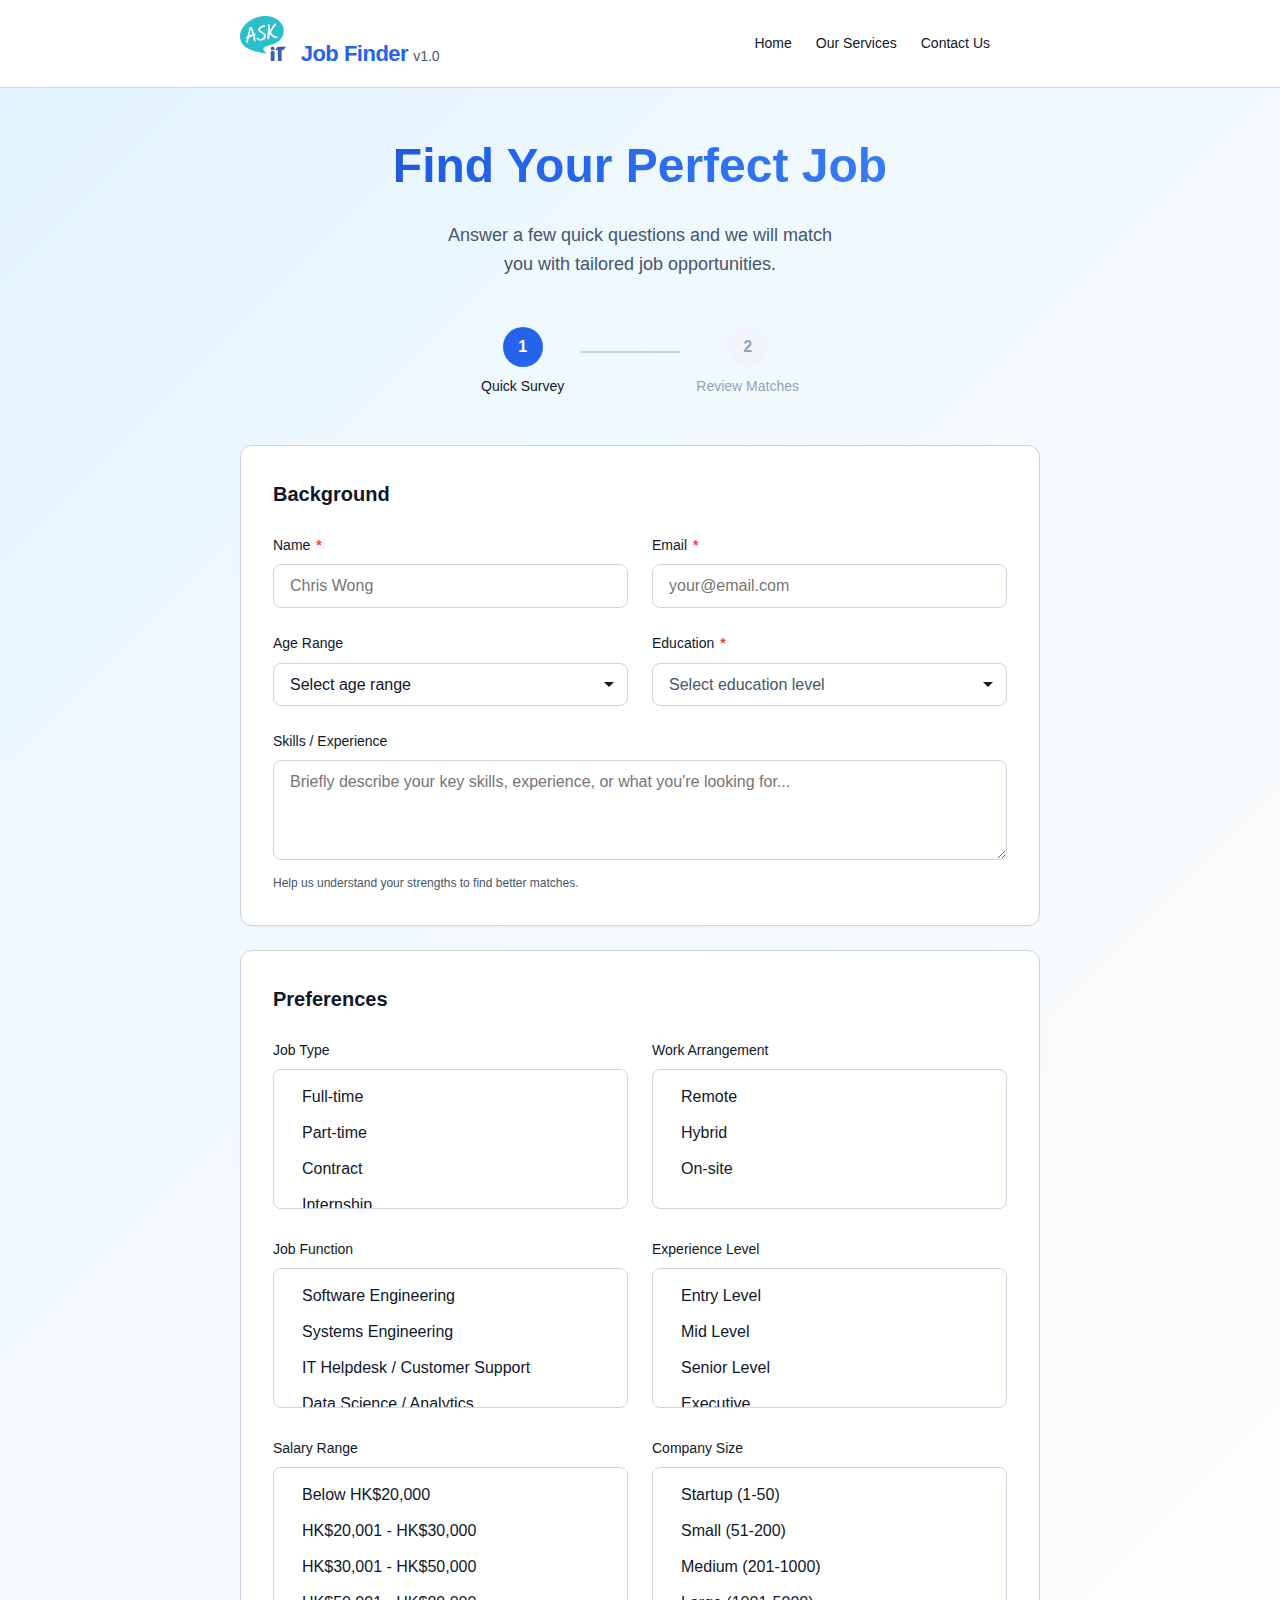
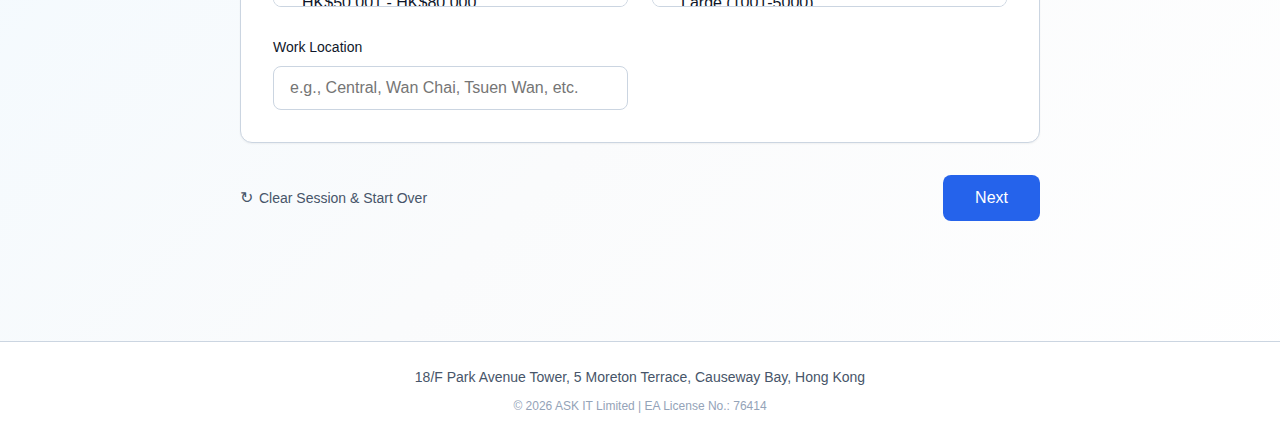
<file: index.html>
<!DOCTYPE html>
<html lang="en">
<head>
    <meta charset="UTF-8">
    <meta name="viewport" content="width=device-width, initial-scale=1.0">
    <title>ASK IT Job Finder - AI-Powered Job Matching</title>
    <link rel="stylesheet" href="styles.css">
</head>
<body>
    <!-- Header -->
    <header class="header">
        <div class="container">
            <div class="header-content">
                <div class="logo">
                    <img src="askit_logo.png" alt="ASK IT" class="logo-image">
                    <span class="logo-text">Job Finder</span>
                    <span class="logo-limited">v1.0</span>
                </div>
                <nav class="nav-links">
                    <a href="https://askit.com.hk/" class="nav-link" target="_blank">Home</a>
                    <a href="https://askit.com.hk/it-outsourcing/" class="nav-link" target="_blank">Our Services</a>
                    <a href="https://askit.com.hk/contact-us/" class="nav-link" target="_blank">Contact Us</a>
                </nav>
            </div>
        </div>
    </header>

    <!-- Main Content -->
    <main class="main-content">
        <div class="container">
            <div class="hero-section">
                <h1 class="hero-title">Find Your Perfect Job</h1>
                <p class="hero-subtitle">Answer a few quick questions and we will match you with tailored job opportunities.</p>
            </div>

            <!-- Progress Indicator -->
            <div class="progress-indicator">
                <div class="progress-step active" data-step="1">
                    <div class="step-circle">1</div>
                    <span class="step-label">Quick Survey</span>
                </div>
                <div class="progress-line"></div>
                <div class="progress-step" data-step="2">
                    <div class="step-circle">2</div>
                    <span class="step-label">Review Matches</span>
                </div>
            </div>

            <!-- Form View -->
            <div id="form-view" class="view active">
                <form id="job-form" class="job-form" novalidate>
                    <!-- Your Background -->
                    <div class="form-section">
                        <h2 class="section-title">Background</h2>

                        <div class="form-group">
                            <label for="name" class="form-label">Name <span class="required-asterisk">*</span></label>
                            <input type="text" id="name" name="name" class="form-input" placeholder="Chris Wong" required>
                        </div>

                        <div class="form-group">
                            <label for="email" class="form-label">Email <span class="required-asterisk">*</span></label>
                            <input type="email" id="email" name="email" class="form-input" placeholder="your@email.com" required>
                        </div>

                        <div class="form-group">
                            <label for="age-range" class="form-label">Age Range</label>
                            <select id="age-range" name="ageRange" class="form-select" data-placeholder="Select age range">
                                <option value="" disabled selected hidden>Select age range</option>
                                <option value="18-24">18 - 24</option>
                                <option value="25-34">25 - 34</option>
                                <option value="35-44">35 - 44</option>
                                <option value="45-54">45 - 54</option>
                                <option value="55-64">55 - 64</option>
                                <option value="65+">65+</option>
                            </select>
                        </div>

                        <div class="form-group">
                            <label for="education" class="form-label">Education <span class="required-asterisk">*</span></label>
                            <select id="education" name="education" class="form-select" data-placeholder="Select education level" required>
                                <option value="" disabled selected hidden>Select education level</option>
                                <option value="high-school">High School</option>
                                <option value="diploma">Diploma</option>
                                <option value="associate">Associate Degree</option>
                                <option value="bachelor">Bachelor's Degree</option>
                                <option value="master">Master's Degree</option>
                                <option value="phd">PhD / Doctorate</option>
                                <option value="other">Other</option>
                            </select>
                        </div>

                        <div class="form-group">
                            <label for="skills" class="form-label">Skills / Experience</label>
                            <textarea id="skills" name="skills" class="form-textarea" rows="4" placeholder="Briefly describe your key skills, experience, or what you're looking for..."></textarea>
                            <p class="form-helper">Help us understand your strengths to find better matches.</p>
                        </div>
                    </div>

                    <!-- Role Preferences -->
                    <div class="form-section">
                        <h2 class="section-title">Preferences</h2>
                        
                        <div class="form-group">
                            <label for="job-type" class="form-label">Job Type</label>
                            <select id="job-type" name="jobType" class="form-select" data-placeholder="Select job type" multiple>
                                <option value="full-time">Full-time</option>
                                <option value="part-time">Part-time</option>
                                <option value="contract">Contract</option>
                                <option value="internship">Internship</option>
                                <option value="temporary">Temporary</option>
                            </select>
                        </div>

                        <div class="form-group">
                            <label for="work-arrangement" class="form-label">Work Arrangement</label>
                            <select id="work-arrangement" name="workArrangement" class="form-select" data-placeholder="Select work arrangement" multiple>
                                <option value="remote">Remote</option>
                                <option value="hybrid">Hybrid</option>
                                <option value="onsite">On-site</option>
                            </select>
                        </div>

                        <div class="form-group">
                            <label for="job-function" class="form-label">Job Function</label>
                            <select id="job-function" name="jobFunction" class="form-select" data-placeholder="Select job function" multiple>
                                <option value="software-engineering">Software Engineering</option>
                                <option value="systems-engineering">Systems Engineering</option>
                                <option value="it-helpdesk-customer-support">IT Helpdesk / Customer Support</option>
                                <option value="data-science-analytics">Data Science / Analytics</option>
                                <option value="ui-ux-design">UI/UX Design</option>
                                <option value="automation-rpa">Automation / RPA</option>
                                <option value="database">Database</option>
                                <option value="devops">DevOps</option>
                            </select>
                        </div>

                        <div class="form-group">
                            <label for="experience-level" class="form-label">Experience Level</label>
                            <select id="experience-level" name="experienceLevel" class="form-select" data-placeholder="Select experience level" multiple>
                                <option value="entry">Entry Level</option>
                                <option value="mid">Mid Level</option>
                                <option value="senior">Senior Level</option>
                                <option value="executive">Executive</option>
                            </select>
                        </div>

                        <div class="form-group">
                            <label for="salary-range" class="form-label">Salary Range</label>
                            <select id="salary-range" name="salaryRange" class="form-select" data-placeholder="Select salary range (optional)" multiple>
                                <option value="below-20k">Below HK$20,000</option>
                                <option value="20k-30k">HK$20,001 - HK$30,000</option>
                                <option value="30k-50k">HK$30,001 - HK$50,000</option>
                                <option value="50k-80k">HK$50,001 - HK$80,000</option>
                                <option value="80k-100k">HK$80,001 - HK$100,000</option>
                                <option value="above-100k">Above HK$100,000</option>
                            </select>
                        </div>

                        <div class="form-group">
                            <label for="company-size" class="form-label">Company Size</label>
                            <select id="company-size" name="companySize" class="form-select" data-placeholder="Select company size (optional)" multiple>
                                <option value="startup">Startup (1-50)</option>
                                <option value="small">Small (51-200)</option>
                                <option value="medium">Medium (201-1000)</option>
                                <option value="large">Large (1001-5000)</option>
                                <option value="enterprise">Enterprise (5000+)</option>
                            </select>
                        </div>

                        <div class="form-group">
                            <label for="location" class="form-label">Work Location</label>
                            <input type="text" id="location" name="location" class="form-input" placeholder="e.g., Central, Wan Chai, Tsuen Wan, etc.">
                        </div>
                    </div>

                    <!-- Form Actions -->
                    <div class="form-actions">
                        <a href="#" class="link-clear" id="clear-form">
                            <span class="icon-refresh">↻</span>
                            Clear Session & Start Over
                        </a>
                        <button type="submit" class="btn-primary btn-large">Next</button>
                    </div>
                </form>
            </div>

            <!-- Review View -->
            <div id="review-view" class="view">
                <div class="review-section">
                    <div class="review-header">
                        <h2 class="review-title">Your Answers</h2>
                        <button class="btn-edit" id="edit-all">✏️</button>
                    </div>

                    <div class="review-category">
                        <h3 class="category-title">Background</h3>
                        <div class="review-item">
                            <span class="review-label">Name</span>
                            <span class="review-value" id="review-name">—</span>
                            <button class="btn-edit-small" data-field="name">✏️</button>
                        </div>
                        <div class="review-item">
                            <span class="review-label">Email</span>
                            <span class="review-value" id="review-email">—</span>
                            <button class="btn-edit-small" data-field="email">✏️</button>
                        </div>
                        <div class="review-item">
                            <span class="review-label">Age Range</span>
                            <span class="review-value" id="review-age-range">—</span>
                            <button class="btn-edit-small" data-field="ageRange">✏️</button>
                        </div>
                        <div class="review-item">
                            <span class="review-label">Education</span>
                            <span class="review-value" id="review-education">—</span>
                            <button class="btn-edit-small" data-field="education">✏️</button>
                        </div>
                        <div class="review-item">
                            <span class="review-label">Skills / Experience</span>
                            <span class="review-value" id="review-skills">—</span>
                            <button class="btn-edit-small" data-field="skills">✏️</button>
                        </div>
                    </div>

                    <div class="review-content">
                        <div class="review-category">
                            <h3 class="category-title">Preferences</h3>
                            <div class="review-item">
                                <span class="review-label">Job Type</span>
                                <span class="review-value" id="review-job-type">—</span>
                                <button class="btn-edit-small" data-field="jobType">✏️</button>
                            </div>
                            <div class="review-item">
                                <span class="review-label">Work Location</span>
                                <span class="review-value" id="review-location">—</span>
                                <button class="btn-edit-small" data-field="location">✏️</button>
                            </div>
                            <div class="review-item">
                                <span class="review-label">Work Arrangement</span>
                                <span class="review-value" id="review-work-arrangement">—</span>
                                <button class="btn-edit-small" data-field="workArrangement">✏️</button>
                            </div>
                            <div class="review-item">
                                <span class="review-label">Job Function</span>
                                <span class="review-value" id="review-job-function">—</span>
                                <button class="btn-edit-small" data-field="jobFunction">✏️</button>
                            </div>
                            <div class="review-item">
                                <span class="review-label">Experience Level</span>
                                <span class="review-value" id="review-experience-level">—</span>
                                <button class="btn-edit-small" data-field="experienceLevel">✏️</button>
                            </div>
                            <div class="review-item">
                                <span class="review-label">Salary Range</span>
                                <span class="review-value" id="review-salary-range">—</span>
                                <button class="btn-edit-small" data-field="salaryRange">✏️</button>
                            </div>
                            <div class="review-item">
                                <span class="review-label">Company Size</span>
                                <span class="review-value" id="review-company-size">—</span>
                                <button class="btn-edit-small" data-field="companySize">✏️</button>
                            </div>                            
                        </div>
                    </div>
                </div>

                <div class="review-actions">
                    <a href="#" class="link-clear" id="clear-session-review">
                        <span class="icon-refresh">↻</span>
                        Clear Session & Start Over
                    </a>
                    <div class="review-actions-buttons">
                        <button class="btn-secondary" id="back-to-survey">Back</button>
                        <button class="btn-primary btn-large" id="find-jobs">Next</button>
                    </div>
                </div>
            </div>

            <!-- Loading View -->
            <div id="loading-view" class="view">
                <div class="loading-content">
                    <div class="spinner"></div>
                    <p class="loading-text">Finding tailored roles for you...</p>
                </div>
                <div class="loading-actions">
                    <a href="#" class="link-clear" id="clear-session-loading">
                        <span class="icon-refresh">↻</span>
                        Clear Session & Start Over
                    </a>
                </div>
            </div>

            <!-- Results View -->
            <div id="results-view" class="view">
                <div class="results-section">
                    <div class="results-header">
                        <h2 class="results-title">Your Job Matches</h2>
                        <p class="results-subtitle">We found <span id="results-count">0</span> matching opportunities for you</p>
                        <div class="kiosk-code">
                            <span class="kiosk-code-label">Kiosk Code:</span>
                            <span class="kiosk-code-value" id="kiosk-code">—</span>
                        </div>
                        <p class="kiosk-code-instruction">Present this code to our staff at the job fair booth to receive detailed information about your job matches and personalized recommendations.</p>
                    </div>

                    <div id="results-list" class="results-list">
                        <!-- Job cards will be inserted here -->
                    </div>
                </div>

                <div class="results-actions">
                    <a href="#" class="link-clear" id="clear-session-results">
                        <span class="icon-refresh">↻</span>
                        Clear Session & Start Over
                    </a>
                    <button class="btn-secondary" id="back-to-form">New Search</button>
                </div>
            </div>
        </div>
    </main>

    <!-- Footer -->
    <footer class="footer">
        <div class="container">
            <p class="footer-tagline">18/F Park Avenue Tower, 5 Moreton Terrace, Causeway Bay, Hong Kong</p>
            <p class="footer-copyright">© 2026 ASK IT Limited | EA License No.: 76414</p>
        </div>
    </footer>

    <script src="script.js"></script>
</body>
</html>
</file>
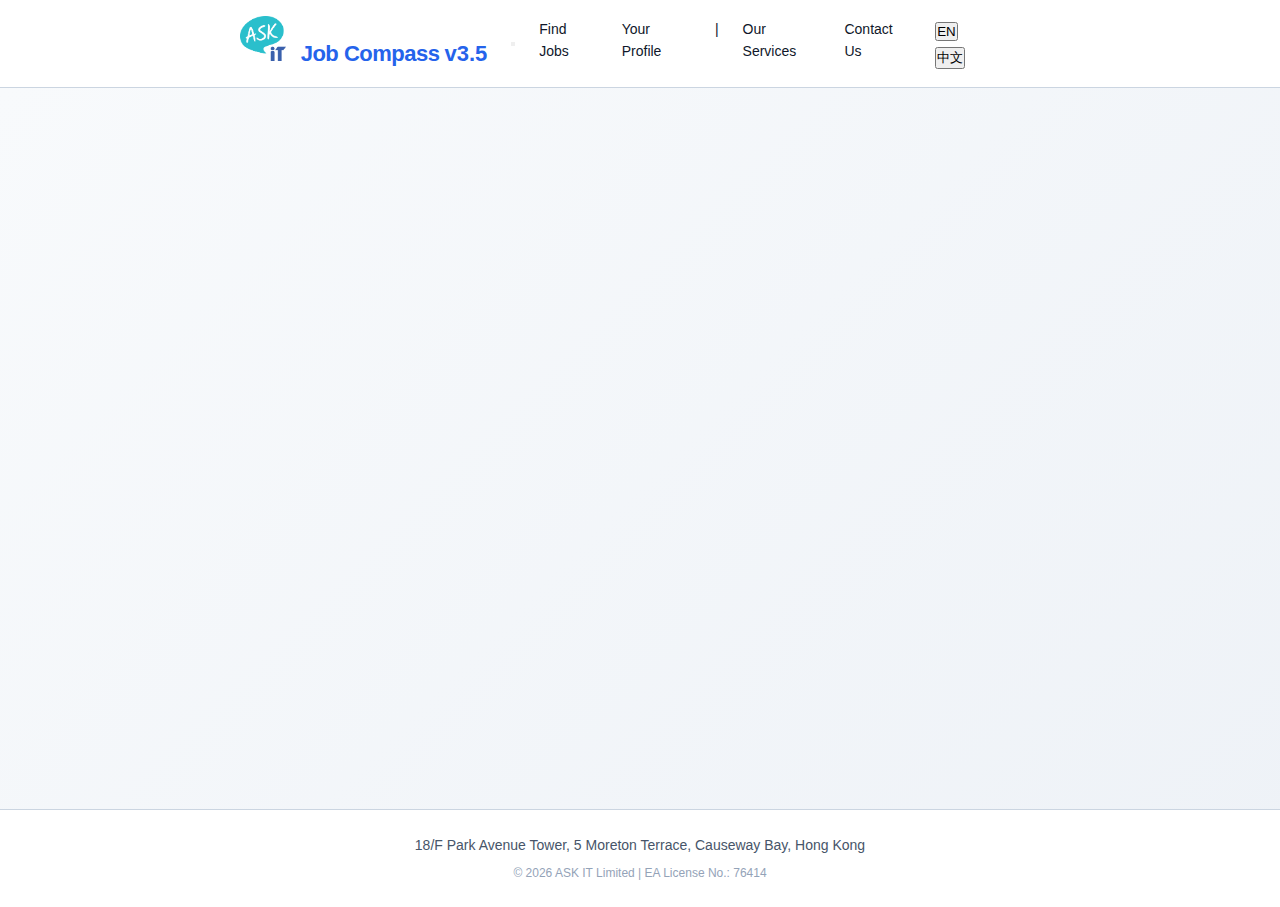
<file: chatbot.html>
<!DOCTYPE html>
<html lang="en">
<head>
    <meta charset="UTF-8">
    <meta name="viewport" content="width=device-width, initial-scale=1.0">
    <title>Job Compass - AI-Powered Job Matches</title>
    <link rel="preconnect" href="https://fonts.googleapis.com">
    <link rel="preconnect" href="https://fonts.gstatic.com" crossorigin>
    <link rel="stylesheet" href="styles.css">
    <link rel="stylesheet" href="chatbot.css">
    <style>html { scroll-behavior: smooth; }</style>
</head>
<body>
    <!-- Header -->
    <header class="header">
        <div class="container">
            <div class="header-content">
                <div class="logo">
                    <img src="askit_logo.png" alt="ASK IT" class="logo-image">
                    <span class="logo-text" data-i18n="logo.text">Job Compass</span>
                    <span class="logo-version" data-i18n="logo.version">v3.5</span>
                </div>
                <button class="hamburger-btn" id="hamburger-btn" aria-label="Toggle menu">
                    <span></span>
                    <span></span>
                    <span></span>
                </button>
                <nav class="nav-links" id="nav-links">
                    <a href="index.html" class="nav-link" data-i18n="nav.findJobs">Find Jobs</a>
                    <a href="profile.html" class="nav-link" data-i18n="nav.yourProfile">Your Profile</a>
                    <span class="nav-link">|</span>
                    <a href="https://askit.com.hk/it-outsourcing/" class="nav-link" target="_blank" data-i18n="nav.ourServices">Our Services</a>
                    <a href="https://askit.com.hk/contact-us/" class="nav-link" target="_blank" data-i18n="nav.contactUs">Contact Us</a>
                    <div class="language-switcher" id="language-switcher">
                        <button class="lang-btn" data-lang="en" data-i18n="lang.en">EN</button>
                        <button class="lang-btn" data-lang="zh" data-i18n="lang.zh">中文</button>
                    </div>
                </nav>
            </div>
        </div>
    </header>

    <!-- Main Content -->
    <main class="main-content">
        <div class="container iframe-wrapper">
            <div class="iframe-overlay-top"></div>
            <iframe 
                src="https://apps.abacus.ai/chatllm/?appId=f6d088a96&hideTopBar=2" 
                title="Chatbot"
                aria-label="AI Chatbot Interface">
            </iframe>
        </div>
    </main>

    <!-- Footer -->
    <footer class="footer">
        <div class="container">
            <p class="footer-tagline" data-i18n="footer.address">18/F Park Avenue Tower, 5 Moreton Terrace, Causeway Bay, Hong Kong</p>
            <p class="footer-copyright" data-i18n="footer.copyright">© 2026 ASK IT Limited | EA License No.: 76414</p>
        </div>
    </footer>

    <script src="i18n.js"></script>
    <script src="script.js"></script>
</body>
</html>
</file>
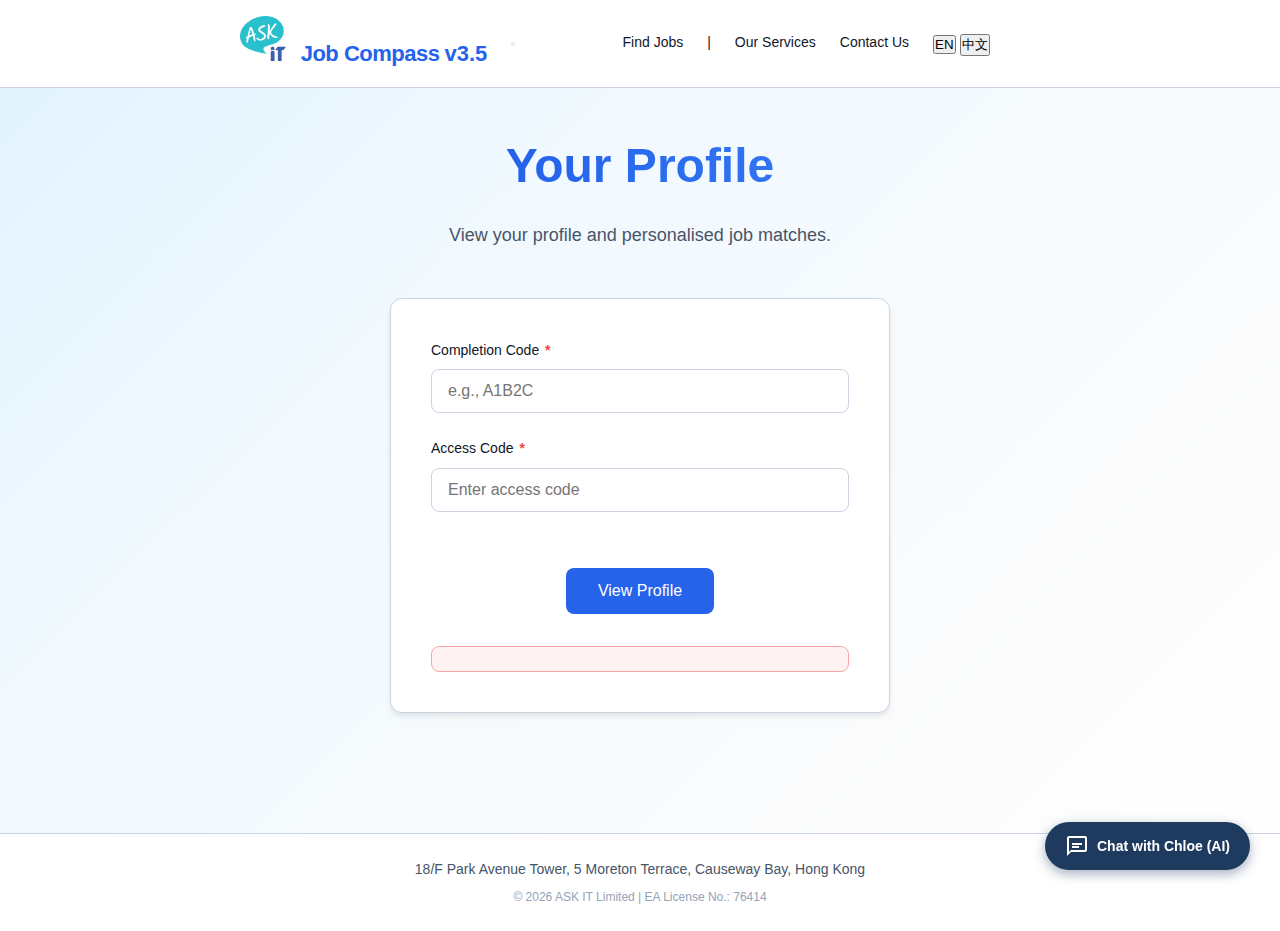
<file: profile.html>
<!DOCTYPE html>
<html lang="en">
<head>
    <meta charset="UTF-8">
    <meta name="viewport" content="width=device-width, initial-scale=1.0">
    <title>Job Compass - AI-Powered Job Matches</title>
    <link rel="stylesheet" href="styles.css">
    <link rel="stylesheet" href="profile.css">
</head>
<body>
    <!-- Header -->
    <header class="header">
        <div class="container">
            <div class="header-content">
                <div class="logo">
                    <img src="askit_logo.png" alt="ASK IT" class="logo-image">
                    <span class="logo-text" data-i18n="logo.text">Job Compass</span>
                    <span class="logo-version" data-i18n="logo.version">v3.5</span>
                </div>
                <button class="hamburger-btn" id="hamburger-btn" aria-label="Toggle menu">
                    <span></span>
                    <span></span>
                    <span></span>
                </button>
                <nav class="nav-links" id="nav-links">
                    <a href="index.html" class="nav-link" data-i18n="nav.findJobs">Find Jobs</a>
                    <span class="nav-link">|</span>
                    <a href="https://askit.com.hk/it-outsourcing/" class="nav-link" target="_blank" data-i18n="nav.ourServices">Our Services</a>
                    <a href="https://askit.com.hk/contact-us/" class="nav-link" target="_blank" data-i18n="nav.contactUs">Contact Us</a>
                    <div class="language-switcher" id="language-switcher">
                        <button class="lang-btn" data-lang="en" data-i18n="lang.en">EN</button>
                        <button class="lang-btn" data-lang="zh" data-i18n="lang.zh">中文</button>
                    </div>
                </nav>
            </div>
        </div>
    </header>

    <!-- Main Content -->
    <main class="main-content">
        <div class="container">
            <div class="hero-section">
                <h1 class="hero-title" data-i18n="profile.title">Your Profile</h1>
                <p class="hero-subtitle" data-i18n="profile.subtitle">View your profile and personalised job matches.</p>
            </div>

            <!-- Login View -->
            <div id="login-view" class="view active">
                <div class="login-section">
                    <form id="login-form" class="login-form" novalidate>
                        <div class="form-group">
                            <label for="completion-code" class="form-label"><span data-i18n="profile.completionCode">Completion Code</span> <span class="required-asterisk">*</span></label>
                            <input type="text" id="completion-code" name="completionCode" class="form-input" data-i18n-placeholder="profile.completionCodePlaceholder" placeholder="e.g., A1B2C" required autocomplete="off" maxlength="5" aria-label="Completion Code">
                        </div>
                        <div class="form-group">
                            <label for="access-code" class="form-label"><span data-i18n="profile.accessCode">Access Code</span> <span class="required-asterisk">*</span></label>
                            <input type="password" id="access-code" name="accessCode" class="form-input" data-i18n-placeholder="profile.accessCodePlaceholder" placeholder="Enter access code" required aria-label="Access Code">
                        </div>
                        <div class="form-actions">
                            <button type="submit" class="btn-primary btn-large" data-i18n="profile.viewProfile">View Profile</button>
                        </div>
                        <div id="login-error" class="error-message" role="alert" aria-live="polite"></div>
                    </form>
                </div>
            </div>

            <!-- Results View -->
            <div id="results-view" class="view">
                <div class="results-header-section">
                    <div class="results-header-actions">
                        <button class="btn-secondary" id="back-to-login" data-i18n="form.back">Back</button>
                        <div class="code-display">
                            <span class="code-label" data-i18n="profile.completionCode">Completion Code:</span>
                            <span class="code-value" id="display-code">—</span>
                        </div>
                    </div>
                </div>

                <!-- Survey Answers Section -->
                <div class="info-section">
                    <h2 class="section-title" data-i18n="form.information">Information</h2>
                    <div>
                        <div class="review-item">
                            <span class="review-label" data-i18n="form.name">Name</span>
                            <span class="review-value" id="info-name">—</span>
                        </div>
                        <div class="review-item">
                            <span class="review-label" data-i18n="form.age">Age</span>
                            <span class="review-value" id="info-age-range">—</span>
                        </div>
                        <div class="review-item">
                            <span class="review-label" data-i18n="form.email">Email</span>
                            <span class="review-value" id="info-email">—</span>
                        </div>
                        <div class="review-item">
                            <span class="review-label" data-i18n="form.phone">Phone</span>
                            <span class="review-value" id="info-phone">—</span>
                        </div>
                        <div class="review-item">
                            <span class="review-label" data-i18n="form.district">District</span>
                            <span class="review-value" id="info-living-district">—</span>
                        </div>
                        <div class="review-item">
                            <span class="review-label" data-i18n="form.education">Education</span>
                            <span class="review-value" id="info-education">—</span>
                        </div>
                        <div class="review-item">
                            <span class="review-label" data-i18n="form.experience">Experience</span>
                            <span class="review-value" id="info-experience-level">—</span>
                        </div>
                        <div class="review-item">
                            <span class="review-label" data-i18n="form.availability">Availability</span>
                            <span class="review-value" id="info-availability">—</span>
                        </div>
                        <div class="review-item">
                            <span class="review-label" data-i18n="form.background">Background</span>
                            <span class="review-value" id="info-remarks">—</span>
                        </div>
                        <div class="review-item">
                            <span class="review-label" data-i18n="form.jobFunctions">Job Functions</span>
                            <span class="review-value" id="info-job-function">—</span>
                        </div>
                        <div class="review-item">
                            <span class="review-label" data-i18n="form.expectedSalary">Expected Salary</span>
                            <span class="review-value" id="info-salary-range">—</span>
                        </div>
                    </div>
                </div>

                <!-- Job Matches Section -->
                <div class="jobs-section">
                    <h2 class="section-title" data-i18n="profile.jobMatches">Job Matches</h2>
                    <p class="results-subtitle">Found <span id="results-count">0</span> matching job(s)</p>
                    <div id="jobs-list" class="jobs-list">
                        <!-- Job cards will be inserted here -->
                    </div>
                </div>
            </div>

            <!-- Loading View -->
            <div id="loading-view" class="view">
                <div class="loading-content">
                    <div class="spinner"></div>
                    <p class="loading-text" data-i18n="loading.loading">Loading candidate profile...</p>
                    <p class="footer-copyright" data-i18n="loading.waitTime">This may take up to 30 seconds</p>
                    <p class="footer-copyright" data-i18n="loading.noRefresh">Please do not refresh this page</p>
                </div>
            </div>
        </div>
    </main>

    <!-- Footer -->
    <footer class="footer">
        <div class="container">
            <p class="footer-tagline" data-i18n="footer.address">18/F Park Avenue Tower, 5 Moreton Terrace, Causeway Bay, Hong Kong</p>
            <p class="footer-copyright" data-i18n="footer.copyright">© 2026 ASK IT Limited | EA License No.: 76414</p>
        </div>
    </footer>

    <script src="i18n.js"></script>
    <script src="script.js"></script>
    <script src="profile.js"></script>
    <script src="chatbot.js"></script>
</body>
</html>
</file>
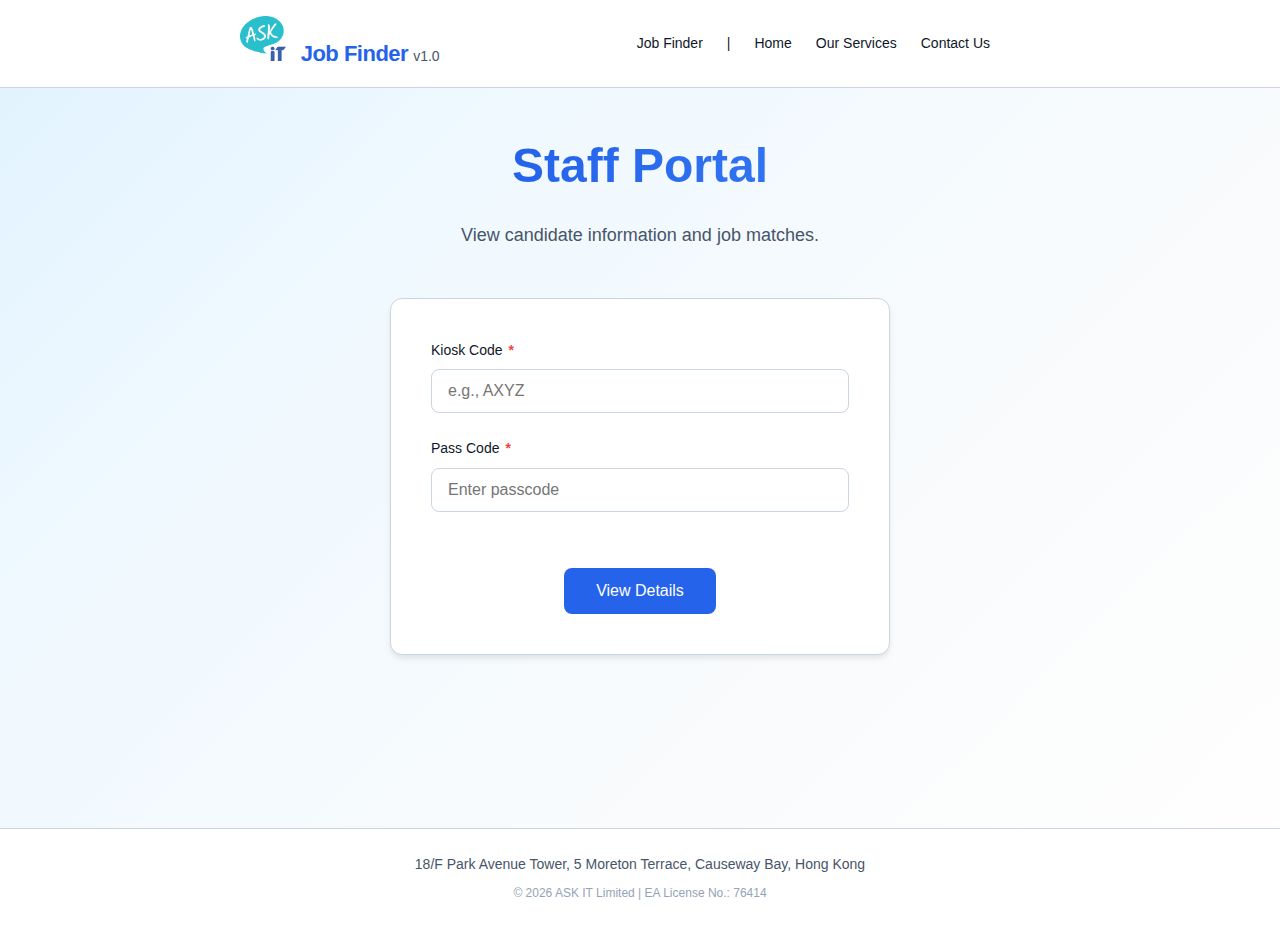
<file: staff.html>
<!DOCTYPE html>
<html lang="en">
<head>
    <meta charset="UTF-8">
    <meta name="viewport" content="width=device-width, initial-scale=1.0">
    <title>ASK IT Job Finder - Staff Portal</title>
    <link rel="stylesheet" href="styles.css">
    <link rel="stylesheet" href="staff.css">
</head>
<body>
    <!-- Header -->
    <header class="header">
        <div class="container">
            <div class="header-content">
                <div class="logo">
                    <img src="askit_logo.png" alt="ASK IT" class="logo-image">
                    <span class="logo-text">Job Finder</span>
                    <span class="logo-limited">v1.0</span>
                </div>
                <nav class="nav-links">
                    <a href="index.html" class="nav-link">Job Finder</a>
                    <span class="nav-link">|</span>
                    <a href="https://askit.com.hk/" class="nav-link" target="_blank">Home</a>
                    <a href="https://askit.com.hk/it-outsourcing/" class="nav-link" target="_blank">Our Services</a>
                    <a href="https://askit.com.hk/contact-us/" class="nav-link" target="_blank">Contact Us</a>
                </nav>
            </div>
        </div>
    </header>

    <!-- Main Content -->
    <main class="main-content">
        <div class="container">
            <div class="hero-section">
                <h1 class="hero-title">Staff Portal</h1>
                <p class="hero-subtitle">View candidate information and job matches.</p>
            </div>

            <!-- Login View -->
            <div id="login-view" class="view active">
                <div class="login-section">
                    <form id="login-form" class="login-form" novalidate>
                        <div class="form-group">
                            <label for="kiosk-code" class="form-label">Kiosk Code <span class="required-asterisk">*</span></label>
                            <input type="text" id="kiosk-code" name="kioskCode" class="form-input" placeholder="e.g., AXYZ" required autocomplete="off" maxlength="5">
                        </div>
                        <div class="form-group">
                            <label for="pass-code" class="form-label">Pass Code <span class="required-asterisk">*</span></label>
                            <input type="password" id="pass-code" name="pass-code" class="form-input" placeholder="Enter passcode" required>
                        </div>
                        <div class="form-actions">
                            <button type="submit" class="btn-primary btn-large">View Details</button>
                        </div>
                        <div id="login-error" class="error-message" style="display: none;"></div>
                    </form>
                </div>
            </div>

            <!-- Results View -->
            <div id="results-view" class="view">
                <div class="results-header-section">
                    <div class="results-header-actions">
                        <button class="btn-secondary" id="back-to-login">← Back</button>
                        <div class="kiosk-display">
                            <span class="kiosk-label">Kiosk Code:</span>
                            <span class="kiosk-value" id="display-kiosk-code">—</span>
                        </div>
                    </div>
                </div>

                <!-- Survey Answers Section -->
                <div class="info-section">
                    <h2 class="section-title">Candidate Information</h2>
                    <div class="info-grid">
                        <div class="info-item">
                            <span class="info-label">Name</span>
                            <span class="info-value" id="info-name">—</span>
                        </div>
                        <div class="info-item">
                            <span class="info-label">Email</span>
                            <span class="info-value" id="info-email">—</span>
                        </div>
                        <div class="info-item">
                            <span class="info-label">Age Range</span>
                            <span class="info-value" id="info-age-range">—</span>
                        </div>
                        <div class="info-item">
                            <span class="info-label">Education</span>
                            <span class="info-value" id="info-education">—</span>
                        </div>
                        <div class="info-item">
                            <span class="info-label">Skills / Experience</span>
                            <span class="info-value" id="info-skills">—</span>
                        </div>
                        <div class="info-item">
                            <span class="info-label">Job Function</span>
                            <span class="info-value" id="info-job-function">—</span>
                        </div>
                        <div class="info-item">
                            <span class="info-label">Experience Level</span>
                            <span class="info-value" id="info-experience-level">—</span>
                        </div>
                        <div class="info-item">
                            <span class="info-label">Salary Range</span>
                            <span class="info-value" id="info-salary-range">—</span>
                        </div>
                        <div class="info-item">
                            <span class="info-label">Work Location</span>
                            <span class="info-value" id="info-location">—</span>
                        </div>
                    </div>
                </div>

                <!-- Job Matches Section -->
                <div class="jobs-section">
                    <h2 class="section-title">Job Matches</h2>
                    <p class="results-subtitle">Found <span id="results-count">0</span> matching job(s)</p>
                    <div id="jobs-list" class="jobs-list">
                        <!-- Job cards will be inserted here -->
                    </div>
                </div>
            </div>

            <!-- Loading View -->
            <div id="loading-view" class="view">
                <div class="loading-content">
                    <div class="spinner"></div>
                    <p class="loading-text">Loading candidate information...</p>
                    <p class="loading-text">This may take up to 30 seconds.</p>
                    <p class="loading-text">Please do not refresh the page.</p>
                </div>
            </div>
        </div>
    </main>

    <!-- Footer -->
    <footer class="footer">
        <div class="container">
            <p class="footer-tagline">18/F Park Avenue Tower, 5 Moreton Terrace, Causeway Bay, Hong Kong</p>
            <p class="footer-copyright">© 2026 ASK IT Limited | EA License No.: 76414</p>
        </div>
    </footer>

    <script src="staff.js"></script>
</body>
</html>
</file>
<file: chatbot.css>
/* Chatbot page specific styles */
/* Override main content padding/margin for full-width iframe */
.main-content {
    padding: 0 !important;
    margin: 0 !important;
}

/* Container for iframe wrapper - removes default padding */
.main-content .container {
    padding: 0 !important;
    margin: 0 !important;
    max-width: 100% !important;
    position: relative;
}

/* Wrapper to contain iframe and overlay */
.iframe-wrapper {
    overflow: hidden;
    position: relative;
    background: linear-gradient(135deg, #f8fafc 0%, #eef2f7 100%);
    z-index: 1;
}

/* Overlay to block pointer events in clipped top area (65px) */

/* Adjust footer margin to account for iframe positioning */
.footer {
    margin-top: -67px !important;
    position: relative;
    z-index: 5;
}

/* Iframe styling with clipping and filters */
iframe {
    width: 100%;
    height: calc(100vh - 120px); /* Viewport height minus header/footer space */
    border: none;
    position: relative;
    top: -62px; /* Shift up to account for clipping */
    clip-path: inset(65px 0 0 7px); /* Clip: top 65px, left 7px */
    filter: brightness(0.98) contrast(0.98)
    transition: opacity 0.3s ease;
}

/* Loading state for iframe */
iframe:not([src]) {
    opacity: 0.5;
}
</file>
<file: profile.css>
/* Login Section */
.login-section {
    max-width: 500px;
    margin: 0 auto;
    background-color: var(--white);
    border: 1px solid var(--gray-lighter);
    border-radius: var(--border-radius-large);
    padding: 40px;
    box-shadow: var(--shadow-md);
}

.login-form {
    display: flex;
    flex-direction: column;
    gap: 24px;
}

.login-form .form-group {
    margin-bottom: 0;
}

.error-message {
    background-color: #FEF2F2;
    border: 1px solid #FCA5A5;
    color: #DC2626;
    padding: 12px 16px;
    border-radius: var(--border-radius);
    font-size: 14px;
    margin-top: 8px;
}

/* Results Header */
.results-header-section {
    margin: 0 auto;
    max-width: 800px;
    margin-bottom: 32px;
}

.results-header-actions {
    display: flex;
    justify-content: space-between;
    align-items: center;
    flex-wrap: wrap;
    gap: 16px;
    background-color: var(--white);
    border: 1px solid var(--gray-lighter);
    border-radius: var(--border-radius-large);
    padding: 20px 32px;
    box-shadow: var(--shadow-md);
}

.code-display {
    display: flex;
    align-items: center;
    gap: 12px;
}

.code-label {
    font-size: 14px;
    color: var(--gray-medium);
    font-weight: 500;
}

.code-value {
    font-weight: 700;
    font-size: 18px;
    color: var(--primary-navy);
    letter-spacing: 2px;
    font-family: 'Courier New', monospace;
    padding: 8px 16px;
    background-color: var(--gray-lightest);
    border: 2px solid var(--primary-navy);
    border-radius: var(--border-radius);
}

/* Info Section */
.info-section {
    margin: 0 auto;
    max-width: 800px;
    background-color: var(--white);
    border: 1px solid var(--gray-lighter);
    border-radius: var(--border-radius-large);
    padding: 32px;
    margin-bottom: 32px;
    box-shadow: var(--shadow-sm);
}

.info-section .section-title {
    font-size: 24px;
    font-weight: 600;
    color: var(--gray-dark);
    margin-bottom: 24px;
    padding-bottom: 16px;
    border-bottom: 2px solid var(--gray-lighter);
}

/* Jobs Section */
.jobs-section {
    margin: 0 auto;
    max-width: 800px;
    background-color: var(--white);
    border: 1px solid var(--gray-lighter);
    border-radius: var(--border-radius-large);
    padding: 32px;
    box-shadow: var(--shadow-sm);
}

.jobs-section .section-title {
    font-size: 24px;
    font-weight: 600;
    color: var(--gray-dark);
    margin-bottom: 16px;
    padding-bottom: 16px;
    border-bottom: 2px solid var(--gray-lighter);
}

.jobs-section .results-subtitle {
    font-size: 16px;
    color: var(--gray-medium);
    margin-bottom: 24px;
}

.jobs-list {
    display: flex;
    flex-direction: column;
    gap: 24px;
}

/* Responsive Design */
@media (max-width: 768px) {
    .login-section {
        padding: 24px;
    }

    .code-label {
        display: none;
    }

    .info-section,
    .jobs-section {
        padding: 24px;
    }
}
</file>
<file: staff.css>
/* Staff Portal Specific Styles */

/* Login Section */
.login-section {
    max-width: 500px;
    margin: 0 auto;
    background-color: var(--white);
    border: 1px solid var(--gray-lighter);
    border-radius: var(--border-radius-large);
    padding: 40px;
    box-shadow: var(--shadow-md);
}

.login-form {
    display: flex;
    flex-direction: column;
    gap: 24px;
}

.login-form .form-group {
    margin-bottom: 0;
}

.error-message {
    background-color: #FEF2F2;
    border: 1px solid #FCA5A5;
    color: #DC2626;
    padding: 12px 16px;
    border-radius: var(--border-radius);
    font-size: 14px;
    margin-top: 8px;
}

/* Results Header */
.results-header-section {
    margin-bottom: 32px;
}

.results-header-actions {
    display: flex;
    justify-content: space-between;
    align-items: center;
    flex-wrap: wrap;
    gap: 16px;
    background-color: var(--white);
    border: 1px solid var(--gray-lighter);
    border-radius: var(--border-radius-large);
    padding: 20px 32px;
    box-shadow: var(--shadow-md);
}

.kiosk-display {
    display: flex;
    align-items: center;
    gap: 12px;
}

.kiosk-label {
    font-size: 14px;
    color: var(--gray-medium);
    font-weight: 500;
}

.kiosk-value {
    font-weight: 700;
    font-size: 18px;
    color: var(--primary-navy);
    letter-spacing: 2px;
    font-family: 'Courier New', monospace;
    padding: 8px 16px;
    background-color: var(--gray-lightest);
    border: 2px solid var(--primary-navy);
    border-radius: var(--border-radius);
}

/* Info Section */
.info-section {
    background-color: var(--white);
    border: 1px solid var(--gray-lighter);
    border-radius: var(--border-radius-large);
    padding: 32px;
    margin-bottom: 32px;
    box-shadow: var(--shadow-sm);
}

.info-section .section-title {
    font-size: 24px;
    font-weight: 600;
    color: var(--gray-dark);
    margin-bottom: 24px;
    padding-bottom: 16px;
    border-bottom: 2px solid var(--gray-lighter);
}

.info-grid {
    display: grid;
    grid-template-columns: repeat(auto-fit, minmax(300px, 1fr));
    gap: 20px;
}

.info-item {
    display: flex;
    flex-direction: column;
    gap: 8px;
    padding: 16px;
    background-color: var(--gray-lightest);
    border-radius: var(--border-radius);
    /* border-left: 4px solid var(--primary-navy); */
    transition: all 0.2s;
}

.info-item:hover {
    background-color: #E8EDF3;
    border-left-color: var(--primary-navy-dark);
}

.info-label {
    font-size: 12px;
    font-weight: 600;
    color: var(--gray-medium);
    text-transform: uppercase;
    letter-spacing: 0.5px;
}

.info-value {
    font-size: 15px;
    color: var(--gray-dark);
    line-height: 1.5;
    word-wrap: break-word;
}

/* Jobs Section */
.jobs-section {
    background-color: var(--white);
    border: 1px solid var(--gray-lighter);
    border-radius: var(--border-radius-large);
    padding: 32px;
    box-shadow: var(--shadow-sm);
}

.jobs-section .section-title {
    font-size: 24px;
    font-weight: 600;
    color: var(--gray-dark);
    margin-bottom: 16px;
    padding-bottom: 16px;
    border-bottom: 2px solid var(--gray-lighter);
}

.jobs-section .results-subtitle {
    font-size: 16px;
    color: var(--gray-medium);
    margin-bottom: 24px;
}

.jobs-list {
    display: flex;
    flex-direction: column;
    gap: 24px;
}

/* Responsive Design */
@media (max-width: 768px) {
    .login-section {
        padding: 24px;
    }

    .results-header-actions {
        flex-direction: column;
        align-items: stretch;
    }

    .results-header-actions .btn-secondary {
        width: 100%;
    }

    .kiosk-display {
        justify-content: center;
        width: 100%;
    }

    .info-grid {
        grid-template-columns: 1fr;
    }

    .info-section,
    .jobs-section {
        padding: 24px;
    }
}
</file>
<file: styles.css>
/* Reset and Base Styles */
* {
    margin: 0;
    padding: 0;
    box-sizing: border-box;
}

:root {
    --primary-blue: #2563EB;
    --primary-blue-light: #3B82F6;
    --primary-blue-dark: #1E40AF;
    --accent-cyan: #06B6D4;
    --accent-teal: #14B8A6;
    --gray-dark: #0F172A;
    --gray-medium: #475569;
    --gray-light: #94A3B8;
    --gray-lighter: #CBD5E1;
    --gray-lightest: #F1F5F9;
    --white: #FFFFFF;
    --border-radius: 8px;
    --border-radius-large: 12px;
    --shadow-sm: 0 1px 2px 0 rgba(0, 0, 0, 0.05);
    --shadow-md: 0 4px 6px -1px rgba(0, 0, 0, 0.1);
    
    /* Legacy support - map purple to blue */
    --primary-purple: var(--primary-blue);
    --primary-purple-light: var(--primary-blue-light);
    --primary-purple-dark: var(--primary-blue-dark);
}

body {
    font-family: -apple-system, BlinkMacSystemFont, 'Segoe UI', Roboto, 'Helvetica Neue', Arial, sans-serif;
    color: var(--gray-dark);
    background: linear-gradient(135deg, #E0F2FE 0%, #F0F9FF 30%, #FAFBFC 70%, #FFFFFF 100%);
    min-height: 100vh;
    line-height: 1.6;
}

.container {
    max-width: 1200px;
    margin: 0 auto;
    padding: 0 20px;
}

/* Header */
.header {
    border-bottom: 1px solid var(--gray-lighter);
    padding: 16px 0;
    background-color: var(--white);
}

.header-content {
    display: flex;
    align-items: center;
    justify-content: space-between;
    gap: 24px;
    max-width: 800px;
    margin-left: auto;
    margin-right: auto;
}

.logo {
    display: flex;
    align-items: baseline;
    gap: 5px;
    font-size: 22px;
    font-weight: 700;
    color: var(--primary-blue);
    text-decoration: none;
}

.logo-image {
    height: 45px;
    width: auto;
    display: block;
    object-fit: contain;
    margin-right: 10px;
    align-self: baseline;
}

.logo-text {
    color: var(--primary-blue);
    letter-spacing: -0.5px;
}

.logo-limited {
    font-size: 14px;
    font-weight: 400;
    color: var(--gray-medium);
}

.nav-links {
    display: flex;
    gap: 24px;
    flex: 1;
    justify-content: right;
    margin-right: 50px;
}

.nav-link {
    color: var(--gray-dark);
    text-decoration: none;
    font-size: 14px;
    transition: color 0.2s;
}

.nav-link:hover {
    color: var(--primary-blue);
}

/* Buttons */
.btn-primary {
    background-color: var(--primary-blue);
    color: var(--white);
    border: none;
    border-radius: var(--border-radius);
    padding: 12px 24px;
    font-size: 16px;
    font-weight: 500;
    cursor: pointer;
    transition: background-color 0.2s;
}

.btn-primary:hover {
    background-color: var(--primary-blue-dark);
}

.btn-primary:active {
    transform: scale(0.98);
}

.btn-large {
    padding: 14px 32px;
    font-size: 16px;
}

.btn-secondary {
    background-color: var(--gray-lightest);
    color: var(--gray-dark);
    border: none;
    border-radius: var(--border-radius);
    padding: 12px 24px;
    font-size: 16px;
    font-weight: 500;
    cursor: pointer;
    transition: background-color 0.2s;
}

.btn-secondary:hover {
    background-color: var(--gray-lighter);
}

.btn-edit {
    background: none;
    border: none;
    color: var(--primary-blue);
    font-size: 14px;
    cursor: pointer;
    display: flex;
    align-items: center;
    gap: 6px;
    padding: 6px 12px;
    border-radius: var(--border-radius);
    transition: background-color 0.2s;
}

.btn-edit:hover {
    background-color: var(--gray-lightest);
}

.btn-edit-small {
    background: none;
    border: none;
    color: var(--gray-medium);
    font-size: 12px;
    cursor: pointer;
    padding: 4px;
    opacity: 0.7;
    transition: opacity 0.2s;
}

.btn-edit-small:hover {
    opacity: 1;
}

/* Main Content */
.main-content {
    padding: 40px 0 80px;
    min-height: calc(100vh - 200px);
}

.hero-section {
    text-align: center;
    margin-bottom: 48px;
}

.hero-title {
    font-size: 48px;
    font-weight: 700;
    background: linear-gradient(90deg, 
        #1E40AF 0%, 
        #2563EB 20%, 
        #3B82F6 40%, 
        #06B6D4 60%, 
        #14B8A6 80%, 
        #0EA5E9 100%
    );
    -webkit-background-clip: text;
    background-clip: text;
    -webkit-text-fill-color: transparent;
    color: transparent;
    margin-bottom: 16px;
    background-size: 200% 100%;
    animation: gradient-shift 3s ease infinite;
}

@keyframes gradient-shift {
    0%, 100% {
        background-position: 0% 50%;
    }
    50% {
        background-position: 100% 50%;
    }
}

.hero-subtitle {
    font-size: 18px;
    color: var(--gray-medium);
    max-width: 400px;
    margin: 0 auto;
}

/* Progress Indicator */
.progress-indicator {
    display: flex;
    align-items: center;
    justify-content: center;
    gap: 16px;
    margin-bottom: 48px;
}

.progress-step {
    display: flex;
    flex-direction: column;
    align-items: center;
    gap: 8px;
}

.step-circle {
    width: 40px;
    height: 40px;
    border-radius: 50%;
    display: flex;
    align-items: center;
    justify-content: center;
    font-weight: 600;
    font-size: 16px;
    transition: all 0.3s;
}

.progress-step.active .step-circle {
    background-color: var(--primary-blue);
    color: var(--white);
}

.progress-step:not(.active) .step-circle {
    background-color: var(--gray-lightest);
    color: var(--gray-light);
}

.step-label {
    font-size: 14px;
    color: var(--gray-dark);
    font-weight: 500;
}

.progress-step:not(.active) .step-label {
    color: var(--gray-light);
}

.progress-line {
    width: 100px;
    height: 2px;
    background-color: var(--gray-lighter);
    margin-top: -20px;
}

/* Views */
.view {
    display: none;
}

.view.active {
    display: block;
}

/* Form Styles */
.job-form {
    max-width: 800px;
    margin: 0 auto;
}

.form-section {
    background-color: var(--white);
    border: 1px solid var(--gray-lighter);
    border-radius: var(--border-radius-large);
    padding: 32px;
    margin-bottom: 24px;
    box-shadow: var(--shadow-sm);
    display: grid;
    grid-template-columns: repeat(2, 1fr);
    gap: 24px;
}

.section-title {
    font-size: 20px;
    font-weight: 600;
    color: var(--gray-dark);
    margin-bottom: 0;
    grid-column: 1 / -1;
}

.form-group {
    margin-bottom: 0;
}

.form-group:not(:has(textarea)):not(:has(.form-textarea)) {
    grid-column: span 1;
}

.form-group:has(textarea),
.form-group:has(.form-textarea) {
    grid-column: 1 / -1;
}

.form-group:last-child {
    margin-bottom: 0;
}

.form-label {
    display: block;
    font-size: 14px;
    font-weight: 500;
    color: var(--gray-dark);
    margin-bottom: 8px;
}

.required-asterisk {
    color: #EF4444;
    margin-left: 2px;
    font-weight: 600;
}

.form-input,
.form-select,
.form-textarea {
    width: 100%;
    padding: 12px 16px;
    border: 1px solid var(--gray-lighter);
    border-radius: var(--border-radius);
    font-size: 16px;
    font-family: inherit;
    color: var(--gray-dark);
    background-color: var(--white);
    transition: border-color 0.2s;
}

.form-select {
    cursor: pointer;
    appearance: none;
    background-image: url("data:image/svg+xml,%3Csvg xmlns='http://www.w3.org/2000/svg' width='12' height='12' viewBox='0 0 12 12'%3E%3Cpath fill='%230F172A' d='M6 9L1 4h10z'/%3E%3C/svg%3E");
    background-repeat: no-repeat;
    background-position: right 12px center;
    padding-right: 40px;
}

.form-select[multiple] {
    background-image: none;
    padding-right: 16px;
    min-height: 120px;
    padding-top: 8px;
    padding-bottom: 8px;
    max-height: 140px;
}

.form-select[multiple] option {
    padding: 8px 12px;
    margin: 2px 0;
}

.form-select[multiple] option:checked {
    background-color: var(--primary-blue);
    color: var(--white);
}

.form-select:invalid {
    color: var(--gray-medium);
}

.form-select[data-placeholder]:invalid {
    color: var(--gray-medium);
}

.form-select option {
    color: var(--gray-dark);
}

.form-select option[value=""][hidden] {
    display: none;
}

.form-input:focus,
.form-select:focus,
.form-textarea:focus {
    outline: none;
    border-color: var(--primary-blue);
    box-shadow: 0 0 0 3px rgba(37, 99, 235, 0.1);
}

.form-input.required-error,
.form-select.required-error,
.form-textarea.required-error {
    border-color: #EF4444 !important;
    box-shadow: 0 0 0 3px rgba(239, 68, 68, 0.1) !important;
}

.form-input.required-error:focus,
.form-select.required-error:focus,
.form-textarea.required-error:focus {
    border-color: #EF4444 !important;
    box-shadow: 0 0 0 3px rgba(239, 68, 68, 0.1) !important;
}

.form-textarea {
    resize: vertical;
    min-height: 100px;
}

.form-helper {
    font-size: 12px;
    color: var(--gray-medium);
    margin-top: 6px;
}

.form-actions {
    display: flex;
    align-items: center;
    justify-content: space-between;
    margin-top: 32px;
    max-width: 800px;
    margin-left: auto;
    margin-right: auto;
}

.link-clear {
    color: var(--gray-medium);
    text-decoration: none;
    font-size: 14px;
    display: flex;
    align-items: center;
    gap: 6px;
    transition: color 0.2s;
}

.link-clear:hover {
    color: var(--gray-dark);
}

.icon-refresh {
    font-size: 16px;
}

/* Review View */
.review-section {
    max-width: 800px;
    margin: 0 auto;
    background-color: var(--white);
    border: 1px solid var(--gray-lighter);
    border-radius: var(--border-radius-large);
    padding: 32px;
    box-shadow: var(--shadow-sm);
}

.review-header {
    display: flex;
    justify-content: space-between;
    align-items: center;
    margin-bottom: 32px;
    padding-bottom: 16px;
    border-bottom: 1px solid var(--gray-lighter);
}

.review-title {
    font-size: 24px;
    font-weight: 600;
    color: var(--gray-dark);
}

.review-content {
    margin-bottom: 32px;
}

.review-category {
    margin-bottom: 32px;
}

.review-category:last-child {
    margin-bottom: 0;
}

.category-title {
    font-size: 18px;
    font-weight: 600;
    color: var(--gray-dark);
    margin-bottom: 16px;
}

.review-item {
    display: flex;
    align-items: center;
    padding: 12px 0;
    border-bottom: 1px solid var(--gray-lightest);
    gap: 16px;
}

.review-item:last-child {
    border-bottom: none;
}

.review-label {
    font-size: 14px;
    font-weight: 500;
    color: var(--gray-medium);
    min-width: 140px;
}

.review-value {
    flex: 1;
    font-size: 14px;
    color: var(--gray-dark);
}

.review-actions {
    display: flex;
    justify-content: space-between;
    align-items: center;
    gap: 16px;
    margin-top: 24px;
    max-width: 800px;
    margin-left: auto;
    margin-right: auto;
}

.review-actions-buttons {
    display: flex;
    gap: 16px;
    align-items: center;
}

.icon-search {
    margin-right: 8px;
}

/* Loading View */
.loading-content {
    text-align: center;
    padding: 80px 20px;
}

.loading-actions {
    text-align: center;
    margin-top: 24px;
    max-width: 800px;
    margin-left: auto;
    margin-right: auto;
}

.spinner {
    width: 48px;
    height: 48px;
    border: 4px solid var(--gray-lighter);
    border-top-color: var(--primary-blue);
    border-radius: 50%;
    animation: spin 1s linear infinite;
    margin: 0 auto 24px;
}

@keyframes spin {
    to {
        transform: rotate(360deg);
    }
}

.loading-text {
    font-size: 16px;
    color: var(--gray-medium);
    margin-bottom: 24px;
}

/* Results View */
.results-section {
    max-width: 900px;
    margin: 0 auto;
    background-color: var(--white);
    border: 1px solid var(--gray-lighter);
    border-radius: var(--border-radius-large);
    padding: 32px;
    box-shadow: var(--shadow-sm);
}

.results-header {
    text-align: center;
    margin-bottom: 32px;
    padding-bottom: 24px;
    border-bottom: 1px solid var(--gray-lighter);
}

.results-title {
    font-size: 28px;
    font-weight: 600;
    color: var(--gray-dark);
    margin-bottom: 8px;
}

.results-subtitle {
    font-size: 16px;
    color: var(--gray-medium);
    margin-bottom: 16px;
}

.kiosk-code {
    display: inline-flex;
    align-items: center;
    gap: 8px;
    margin-top: 16px;
    padding: 12px 20px;
    background-color: var(--gray-lightest);
    border: 2px solid var(--primary-blue);
    border-radius: var(--border-radius);
    font-size: 16px;
}

.kiosk-code-label {
    font-weight: 600;
    color: var(--gray-dark);
}

.kiosk-code-value {
    font-weight: 700;
    font-size: 18px;
    color: var(--primary-blue);
    letter-spacing: 2px;
    font-family: 'Courier New', monospace;
}

.kiosk-code-instruction {
    font-size: 14px;
    color: var(--gray-medium);
    margin-top: 12px;
    line-height: 1.5;
    max-width: 600px;
    margin-left: auto;
    margin-right: auto;
}

.results-list {
    margin-bottom: 32px;
}

.job-card {
    border: 1px solid var(--gray-lighter);
    border-radius: var(--border-radius-large);
    padding: 24px;
    margin-bottom: 24px;
    background-color: var(--white);
    transition: box-shadow 0.2s;
}

.job-card:hover {
    box-shadow: var(--shadow-md);
}

.job-card-header {
    margin-bottom: 16px;
}

.job-card-title {
    display: flex;
    justify-content: space-between;
    align-items: center;
    margin-bottom: 12px;
}

.job-title {
    font-size: 20px;
    font-weight: 600;
    color: var(--gray-dark);
    margin: 0;
}

.job-score {
    background-color: var(--primary-blue);
    color: var(--white);
    padding: 6px 12px;
    border-radius: var(--border-radius);
    font-size: 14px;
    font-weight: 600;
}

.job-card-body {
    margin-bottom: 20px;
}

.job-description {
    font-size: 15px;
    color: var(--gray-dark);
    line-height: 1.6;
    margin-bottom: 16px;
}

.job-reason {
    background-color: var(--gray-lightest);
    padding: 16px;
    border-radius: var(--border-radius);
    border-left: 4px solid var(--primary-blue);
}

.job-reason strong {
    color: var(--gray-dark);
    font-size: 14px;
    display: block;
    margin-bottom: 8px;
}

.job-reason p {
    font-size: 14px;
    color: var(--gray-medium);
    line-height: 1.6;
    margin: 0;
}

.job-card-footer {
    display: flex;
    justify-content: flex-end;
}

.btn-view-job {
    text-decoration: none;
    display: inline-block;
}

.no-results {
    text-align: center;
    font-size: 16px;
    color: var(--gray-medium);
    padding: 40px 20px;
}

.results-actions {
    display: flex;
    justify-content: space-between;
    align-items: center;
    gap: 16px;
    margin-top: 24px;
    max-width: 900px;
    margin-left: auto;
    margin-right: auto;
}

/* Footer */
.footer {
    border-top: 1px solid var(--gray-lighter);
    padding: 24px 0;
    background-color: var(--white);
    margin-top: 40px;
    text-align: center;
}

.footer-content {
    display: flex;
    justify-content: space-between;
    align-items: flex-start;
    margin-bottom: 32px;
    flex-wrap: wrap;
    gap: 32px;
}

.footer-left {
    flex: 1;
    min-width: 250px;
}

.footer-tagline {
    font-size: 14px;
    color: var(--gray-medium);
    margin: 0 0 8px 0;
}

.footer-copyright {
    font-size: 12px;
    color: var(--gray-light);
    margin: 0;
}

/* Responsive Design */
@media (max-width: 768px) {
    .header-content {
        flex-wrap: wrap;
    }

    .nav-links {
        order: 3;
        width: 100%;
        justify-content: flex-start;
        margin-top: 12px;
    }

    .hero-title {
        font-size: 32px;
    }

    .hero-subtitle {
        font-size: 16px;
    }

    .form-section {
        padding: 24px;
        grid-template-columns: 1fr;
    }

    .form-group:not(:has(textarea)):not(:has(.form-textarea)) {
        grid-column: span 1;
    }

    .form-actions {
        flex-direction: column;
        gap: 16px;
        align-items: stretch;
    }

    .form-select[multiple] {
        min-height: 50px;
        max-height: 50px;
        padding-top: 3px;
    }

    .btn-primary.btn-large {
        width: 100%;
    }

    .review-actions {
        flex-direction: column;
        align-items: flex-start;
    }

    .review-actions-buttons {
        width: 100%;
        flex-direction: column;
    }

    .review-actions-buttons .btn-secondary,
    .review-actions-buttons .btn-primary {
        width: 100%;
    }

    .results-actions {
        flex-direction: column;
        align-items: flex-start;
    }

    .results-actions .btn-secondary {
        width: 100%;
    }

    .review-item {
        flex-wrap: wrap;
    }

    .review-label {
        min-width: 100%;
        margin-bottom: 4px;
    }

}
</file>
